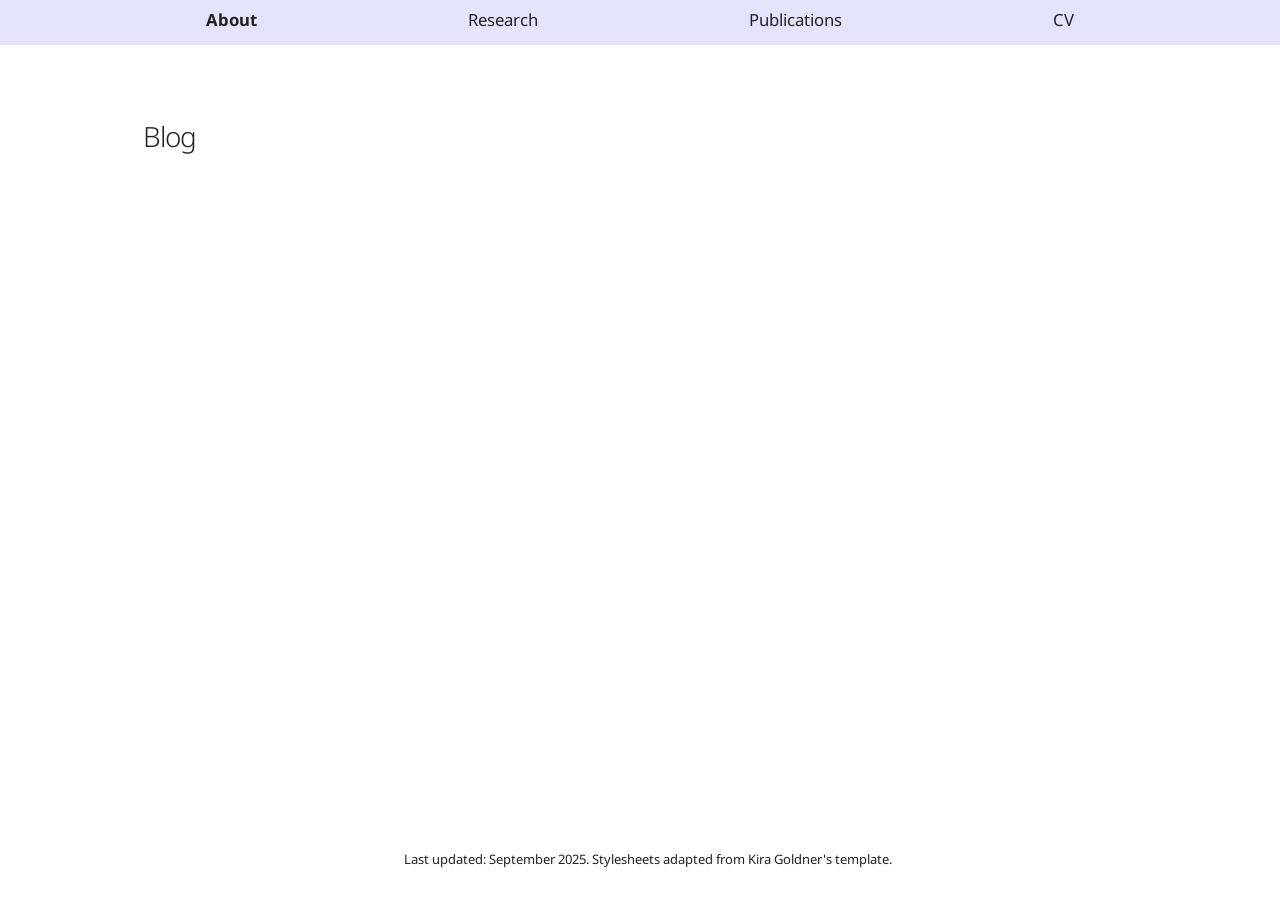
<file: blog.html>
<!DOCTYPE html>
<html lang="en">
<head>
	<title>
		Abhijeet Melkani
	</title>
	<link rel="stylesheet" type="text/css" href="https://fonts.googleapis.com/css2?family=Noto+Sans:ital,wght@0,400;0,700;1,400;1,700&family=Vollkorn&display=swap">
	<link rel="stylesheet" href="main.css" type="text/css"/>
	<script src="components/header.js" type="text/javascript" defer></script>
	<script>
		window.onload=function() {document.getElementById("navIndex").className = "on";}
	</script>
</head>

<body>
	<navi-gator></navi-gator>

	<main id="contentpane">
		<div id="content">
			<div id="pagetitle">
				
			</div>
			<div>
				<h4>Blog</h4>
			</div>
		</div>
	
	</main>
	<footer-text></footer-text>
</body>
</html>
</file>
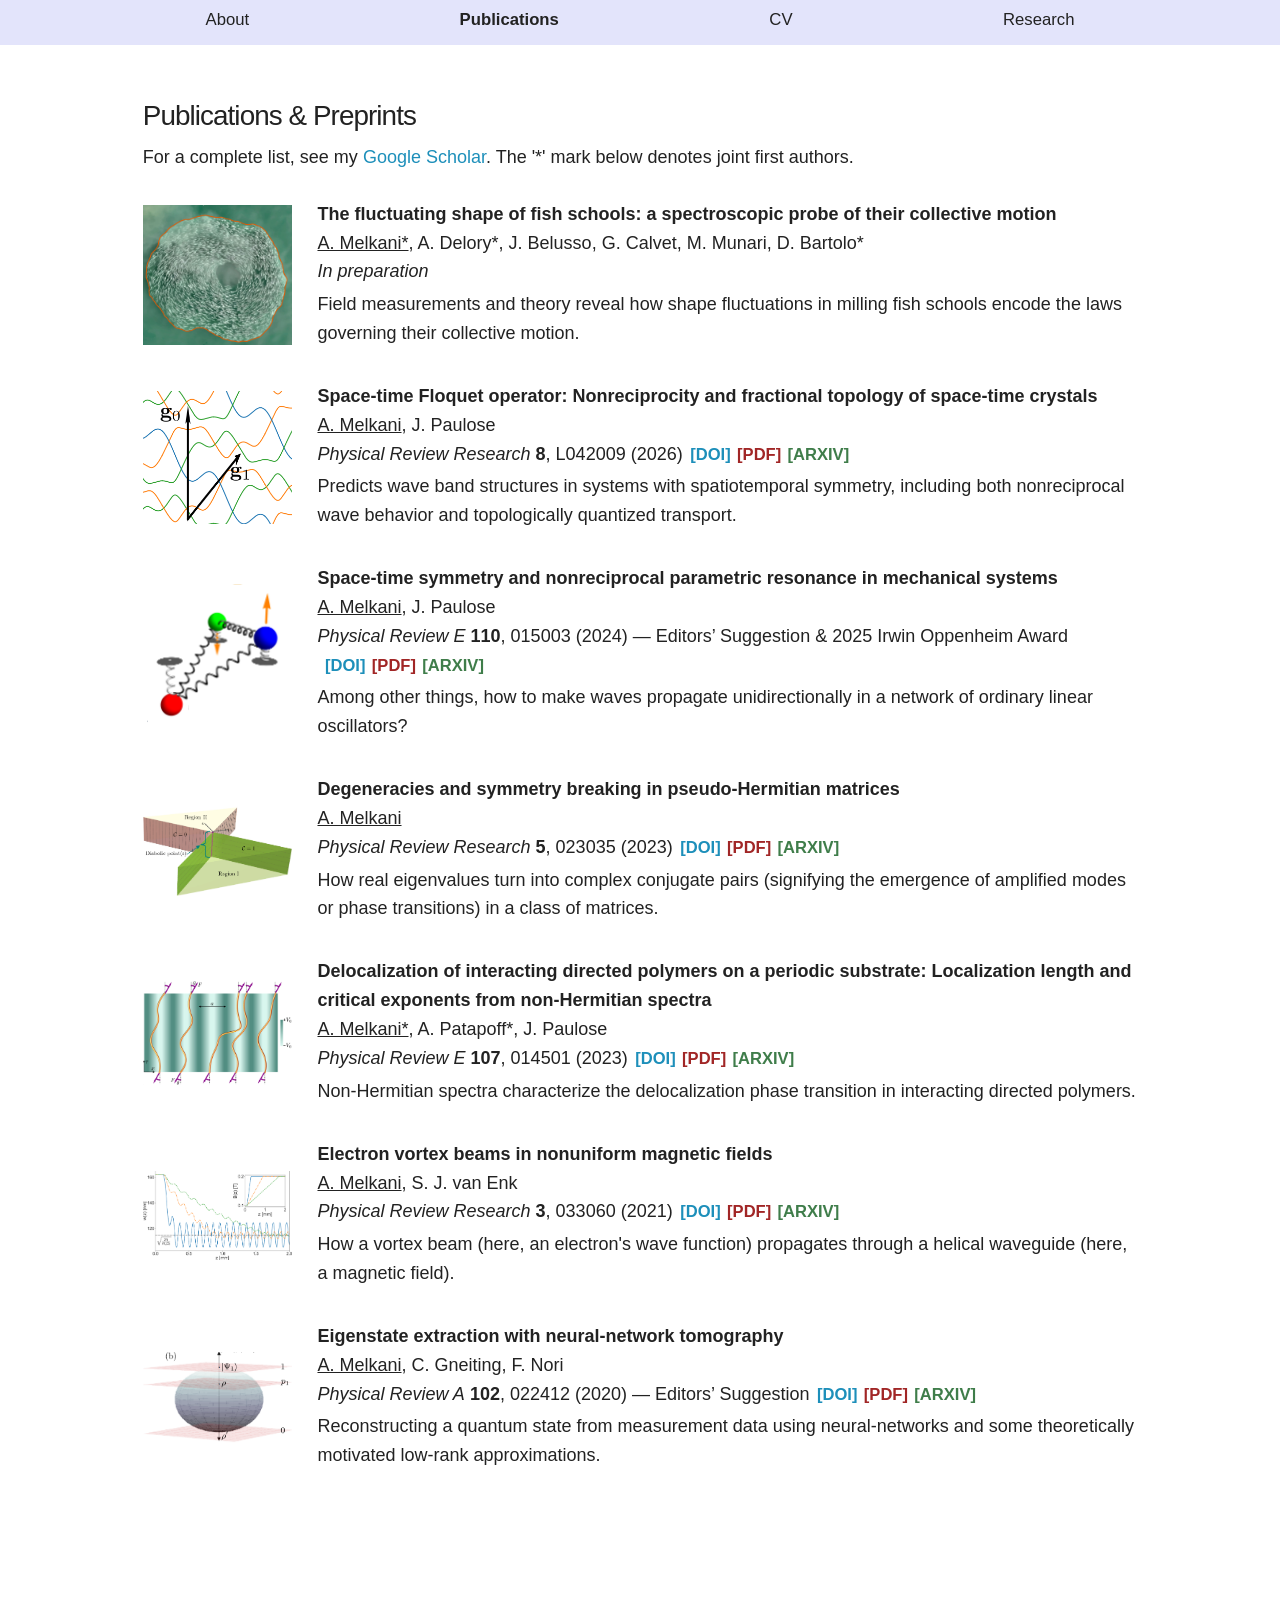
<file: publications.html>
<!DOCTYPE html>
<html lang="en">
<head>
  <meta charset="UTF-8">
  <meta name="viewport" content="width=device-width, initial-scale=1">
  <title>Publications | Abhijeet Melkani</title>
  <meta name="description" content="Publications and preprints by Abhijeet Melkani on active matter, non-Hermitian physics, space-time symmetry, directed polymers, and quantum systems.">
  <link rel="canonical" href="https://elmelkani.github.io/publications.html">
  <link rel="stylesheet" href="main.css">
  <link rel="stylesheet" href="publications.css">
  <script src="components/layout.js" defer></script>
  <script src="publications-data.js" defer></script>
  <script src="components/publications.js" defer></script>
  <script>
    window.addEventListener("load", function () {
      var el = document.getElementById("navPublications");
      if (el) el.className = "on";
    });
  </script>
</head>
<body>
  <navi-gator></navi-gator>

  <main id="contentpane">
    <div id="content">
      <div class="pubs-header">
        <h4>Publications &amp; Preprints</h4>
        <div class="pubs-subtitle">
          For a complete list, see my
          <a href="https://scholar.google.com/citations?user=eS5qIn0AAAAJ&amp;hl=en" target="_blank" rel="noopener noreferrer">Google Scholar</a>.
          The '*' mark below denotes joint first authors.
        </div>
      </div>

      <ul id="publications-list" class="pub-grid" aria-live="polite">
        <li>Loading publications…</li>
      </ul>
      <noscript>JavaScript is required to display the publications list.</noscript>
    </div>
  </main>

  <footer-text></footer-text>
</body>
</html>
</file>
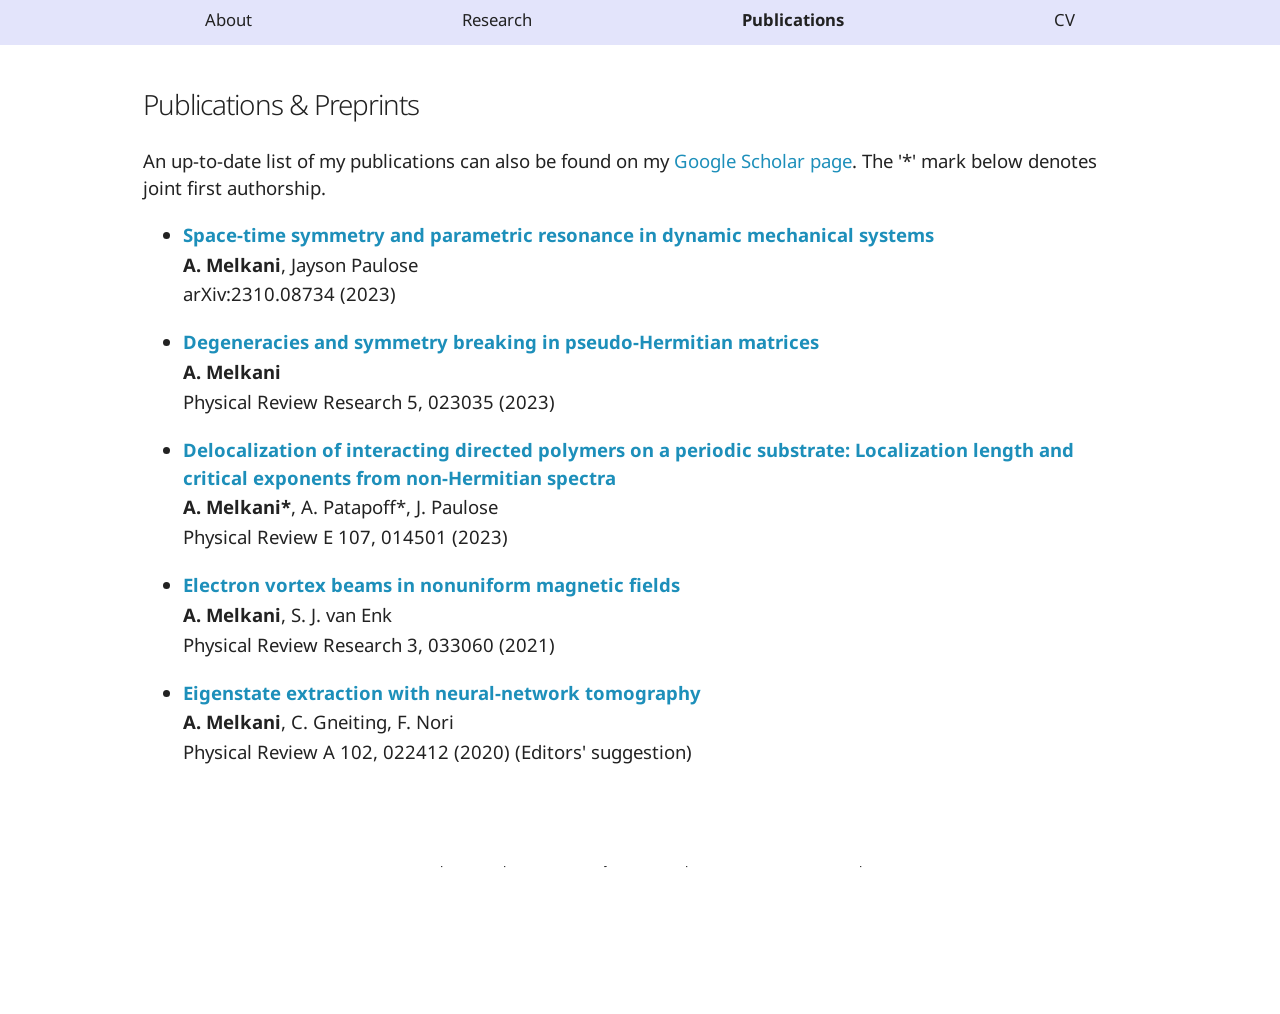
<file: publicationsOld.html>
<!DOCTYPE html>
<html lang="en">
<head>
	<title>
		Abhijeet Melkani
	</title>
	<link rel="stylesheet" type="text/css" href="https://fonts.googleapis.com/css2?family=Noto+Sans:ital,wght@0,400;0,700;1,400;1,700&family=Vollkorn&display=swap">
	<link rel="stylesheet" href="main.css" type="text/css"/>
	<script src="components/header.js" type="text/javascript" defer></script>
	<script>
		window.onload=function() {document.getElementById("navPublications").className = "on";}
	</script>
</head>

<body>
	<navi-gator></navi-gator>

	<main id="contentpane">
		<div id="content">
			<div>
				<h4>Publications &amp; Preprints</h4> 

				An up-to-date list of my publications can also be found on my <a href="https://scholar.google.com/citations?user=eS5qIn0AAAAJ&hl=en" target="_blank">Google Scholar page</a>. The '*' mark below denotes joint first authorship.<br/>
				<p>

<ul>
				<li><div class="paper">
					<p class="title"><a href="https://doi.org/10.48550/arXiv.2310.08734" target="_blank"><b>Space-time symmetry and parametric resonance in dynamic mechanical systems</b></a></i></p>
					<p><b>A. Melkani</b>, Jayson Paulose</p>
					<p>arXiv:2310.08734 (2023)</p>
				</div>
				<li><div class="paper">
					<p class="title"><a href="https://doi.org/10.1103/PhysRevResearch.5.023035" target="_blank"><b>Degeneracies and symmetry breaking in pseudo-Hermitian matrices</b></a></i></p>
					<p><b>A. Melkani</b></p>
					<p>Physical Review Research 5, 023035 (2023)</p>
				</div>

				<li><div class="paper">
					<p class="title"><a href="https://doi.org/10.1103/PhysRevE.107.014501" target="_blank"><b>Delocalization of interacting directed polymers on a periodic substrate: Localization length and critical exponents from non-Hermitian spectra</b></a></i></p>
					<p><b>A. Melkani*</b>, A. Patapoff*, J. Paulose</p>
					<p>Physical Review E 107, 014501 (2023)</p>
				</div>

				<li><div class="paper">
					<p class="title"><a href="https://doi.org/10.1103/PhysRevResearch.3.033060" target="_blank"><b>Electron vortex beams in nonuniform magnetic fields</b></a></i></p>
					<p><b>A. Melkani</b>, S. J. van Enk</p>
					<p>Physical Review Research 3, 033060 (2021)</p>
				</div>

				<li><div class="paper">
					<p class="title"><a href="https://doi.org/10.1103/PhysRevA.102.022412" target="_blank"><b>Eigenstate extraction with neural-network tomography</b></a></i></p>
					<p><b>A. Melkani</b>, C. Gneiting, F. Nori</p>
					<p>Physical Review A 102, 022412 (2020) (Editors' suggestion)</p>
				</div>

</ul>
			</div>
		</div>
	</main>
	<footer-text></footer-text>
</body>
</html>
</file>
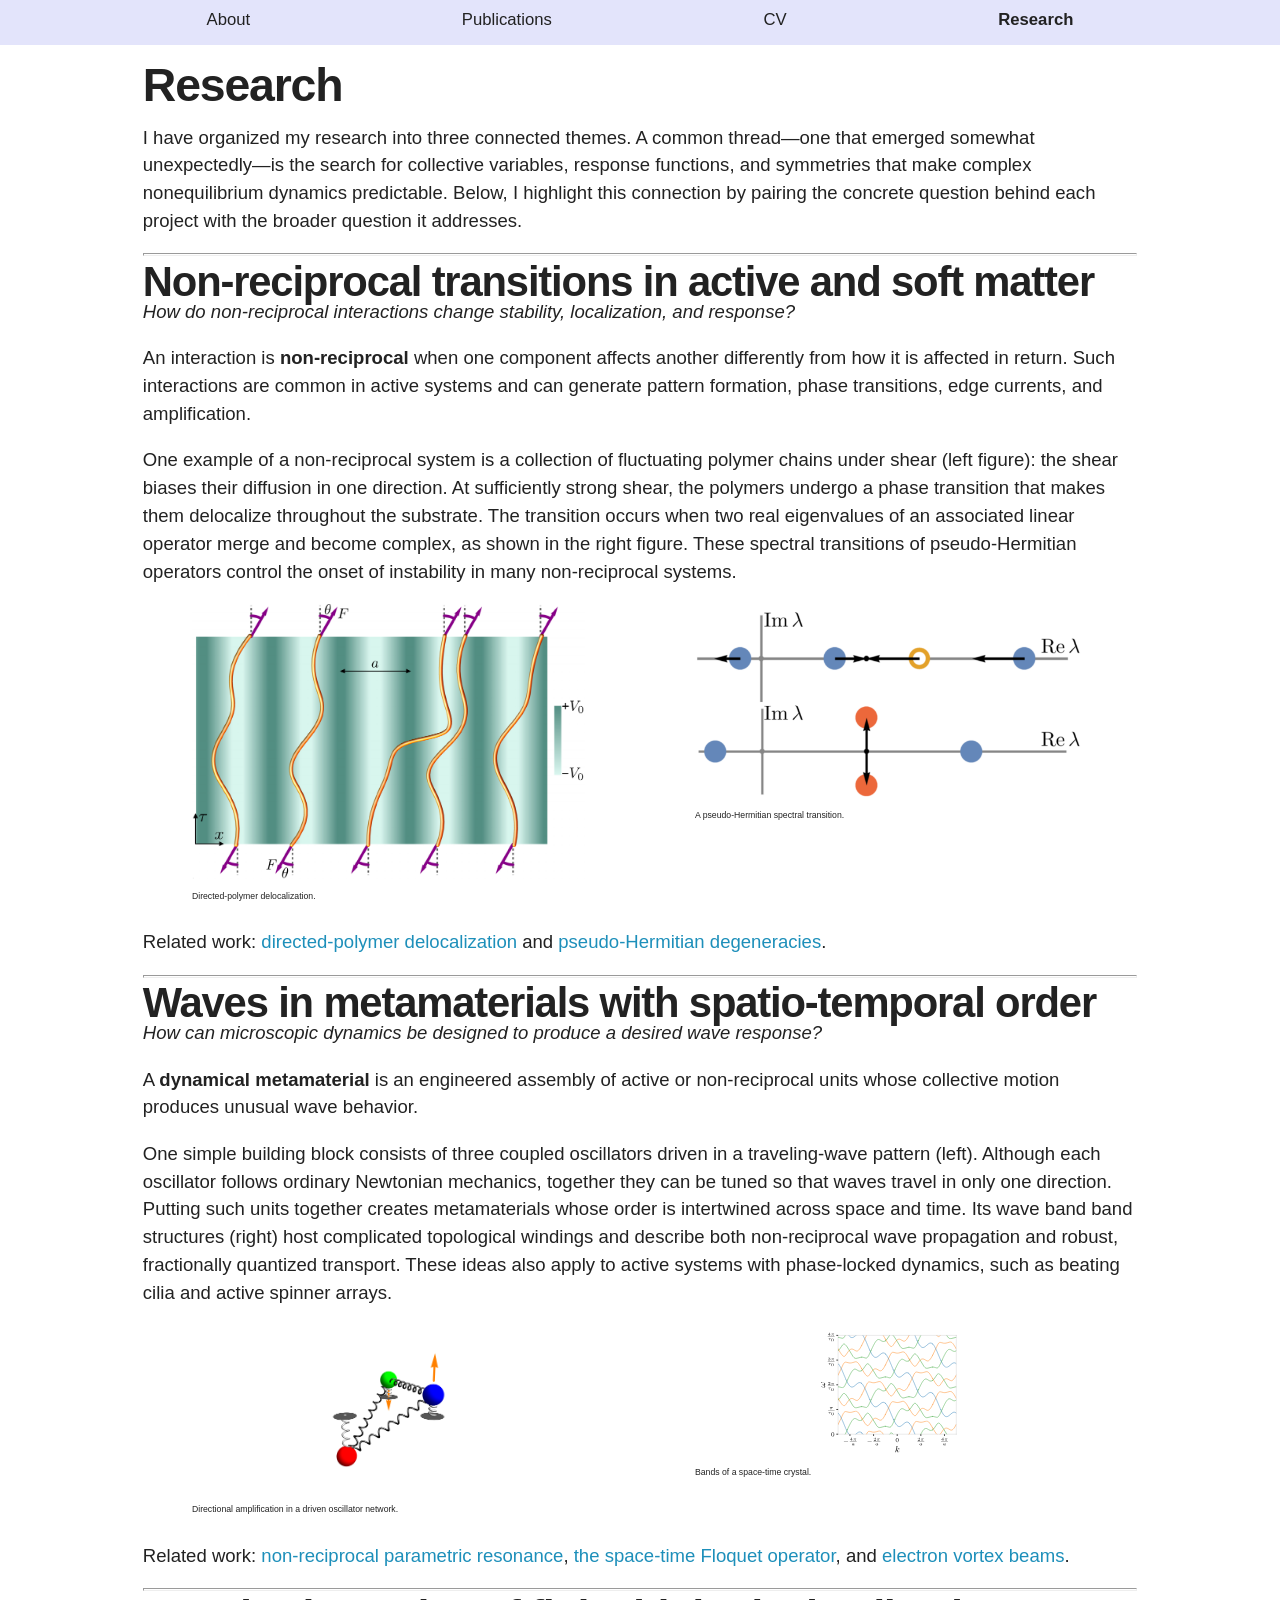
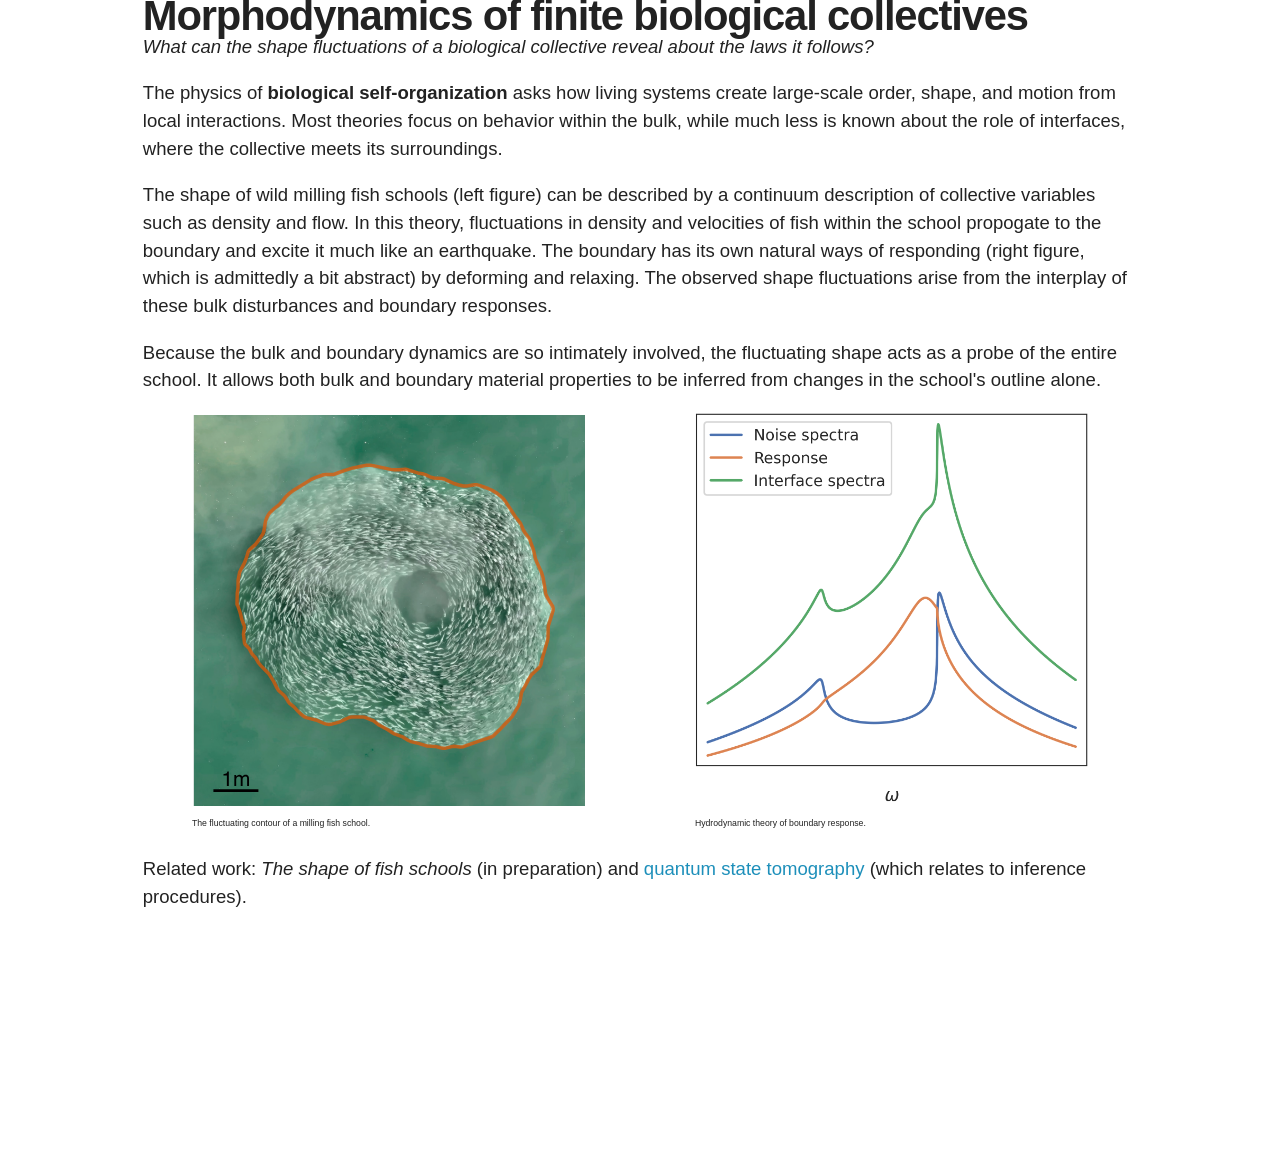
<file: research.html>
<!DOCTYPE html>
<html lang="en">
<head>
	<meta charset="UTF-8">
	<meta name="viewport" content="width=device-width, initial-scale=1">
	<title>Research | Abhijeet Melkani</title>
	<meta name="description" content="Research by Abhijeet Melkani on active matter, biological collectives, non-reciprocal dynamics, and space-time metamaterials.">
	<link rel="canonical" href="https://elmelkani.github.io/research.html">
	<link rel="stylesheet" href="main.css" type="text/css">
	<script src="components/layout.js" type="text/javascript" defer></script>
	<script>
		window.onload = function () {
			document.getElementById("navResearch").className = "on";
		};
	</script>
	<style>
		.figure-pair {
			display: grid;
			grid-template-columns: repeat(2, minmax(0, 1fr));
			gap: 1rem;
			margin: 1.5rem 0;
		}

		.figure-pair figure {
			margin: 0;
		}

		.figure-pair img {
			display: block;
			width: 80%;
			height: auto;
			margin: 0 auto;
		}

		.space-time-figures img {
			height: 11.2rem;
			object-fit: contain;
			background: #fff;
		}

		.space-time-figures .smaller-figure {
			padding: 1.6rem;
		}

		.figure-pair figcaption {
			width: 80%;
			margin: 0.35rem auto 0;
			color: var(--muted);
			font-size: 0.75rem;
		}

		@media (max-width: 600px) {
			.figure-pair {
				grid-template-columns: 1fr;
			}
		}
	</style>
</head>

<body>
	<navi-gator></navi-gator>

	<main id="contentpane">
		<div id="content">
			<h1>Research</h1>

			<p>
				I have organized my research into three connected themes. 
				A common thread—one that emerged somewhat unexpectedly—is the search for collective variables, response functions, and symmetries that make complex nonequilibrium dynamics predictable. 
				Below, I highlight this connection by pairing the concrete question behind each project with the broader question it addresses.
			</p>

			<hr>

			<section>
				<h2>Non-reciprocal transitions in active and soft matter</h2>
				<p><i>How do non-reciprocal interactions change stability, localization, and response?</i></p>

				<p>
					An interaction is <b>non-reciprocal</b> when one component affects another differently from how it is affected in return.
					Such interactions are common in active systems and can generate pattern formation, phase transitions, edge currents, and amplification.
				</p>
				<p>
					One example of a non-reciprocal system is a collection of fluctuating polymer chains under shear (left figure): the shear biases their diffusion in one direction.
					At sufficiently strong shear, the polymers undergo a phase transition that makes them delocalize throughout the substrate.
					The transition occurs when two real eigenvalues of an associated linear operator merge and become complex, as shown in the right figure.
					These spectral transitions of pseudo-Hermitian operators control the onset of instability in many non-reciprocal systems.
				</p>

				<div class="figure-pair">
					<figure>
						<img src="figures_research/directed_polymers.png" width="1000" height="699" loading="lazy" alt="Directed polymers tilted by an applied force on a periodic substrate.">
						<figcaption>Directed-polymer delocalization.</figcaption>
					</figure>
					<figure>
						<img src="figures_research/real_to_complex.png" width="1326" height="655" loading="lazy" alt="Two real eigenvalues meet and split into a complex-conjugate pair.">
						<figcaption>A pseudo-Hermitian spectral transition.</figcaption>
					</figure>
				</div>

				<p>Related work: <a href="https://doi.org/10.1103/PhysRevE.107.014501">directed-polymer delocalization</a> and <a href="https://doi.org/10.1103/PhysRevResearch.5.023035">pseudo-Hermitian degeneracies</a>.</p>
			</section>

			<hr>

			<section>
				<h2>Waves in metamaterials with spatio-temporal order</h2>
				<p><i>How can microscopic dynamics be designed to produce a desired wave response?</i></p>

				<p>
					A <b>dynamical metamaterial</b> is an engineered assembly of active or non-reciprocal units whose collective motion produces unusual wave behavior.
				</p>
				<p>
					One simple building block consists of three coupled oscillators driven in a traveling-wave pattern (left).
					Although each oscillator follows ordinary Newtonian mechanics, together they can be tuned so that waves travel in only one direction.
					Putting such units together creates metamaterials whose order is intertwined across space and time.
					Its wave band band structures (right) host complicated topological windings and describe both non-reciprocal wave propagation and robust, fractionally quantized transport.
					These ideas also apply to active systems with phase-locked dynamics, such as beating cilia and active spinner arrays.
				</p>

				<div class="figure-pair space-time-figures">
					<figure>
						<img class="smaller-figure" src="figures_research/mode2.png" width="1200" height="1204" loading="lazy" alt="Parametrically driven oscillators and the trajectories of their modes in the complex plane.">
						<figcaption>Directional amplification in a driven oscillator network.</figcaption>
					</figure>
					<figure>
						<img src="figures_research/bandSpaceTime.svg" width="165" height="146" loading="lazy" alt="A space-time crystal and its intertwined spatial and temporal symmetries.">
						<figcaption>Bands of a space-time crystal.</figcaption>
					</figure>
				</div>

				<p>Related work: <a href="https://doi.org/10.1103/PhysRevE.110.015003">non-reciprocal parametric resonance</a>, <a href="https://arxiv.org/abs/2510.16562">the space-time Floquet operator</a>, and <a href="https://doi.org/10.1103/PhysRevResearch.3.033060">electron vortex beams</a>.</p>
			</section>

			<hr>

			<section>
				<h2>Morphodynamics of finite biological collectives</h2>
				<p><i>What can the shape fluctuations of a biological collective reveal about the laws it follows?</i></p>

				<p>
				The physics of <b>biological self-organization</b> asks how living systems create large-scale order, shape, and motion from local interactions.
				Most theories focus on behavior within the bulk, while much less is known about the role of interfaces, where the collective meets its surroundings.
				</p>

				<p>
				The shape of wild milling fish schools (left figure) can be described by a continuum description of collective variables such as density and flow.
				In this theory, fluctuations in density and velocities of fish within the school propogate to the boundary and excite it much like an earthquake. 
				The boundary has its own natural ways of responding (right figure, which is admittedly a bit abstract) by deforming and relaxing.
				The observed shape fluctuations arise from the interplay of these bulk disturbances and boundary responses.
				</p>
				<p>
				Because the bulk and boundary dynamics are so intimately involved, the fluctuating shape acts as a probe of the entire school.
				It allows both bulk and boundary material properties to be inferred from changes in the school's outline alone.
				</p>

				<div class="figure-pair">
					<figure>
						<img src="figures_research/hamptons.svg" width="1000" height="691" loading="lazy" alt="Wild milling fish schools together with their contours, density, and velocity fields.">
						<figcaption>The fluctuating contour of a milling fish school.</figcaption>
					</figure>
					<figure>
						<img src="figures_research/spectra.png" width="1000" height="818" loading="lazy" alt="Measured and simulated fish-school fluctuation spectra, frequencies, damping rates, and wave speeds.">
						<figcaption>Hydrodynamic theory of boundary response.</figcaption>
					</figure>
				</div>

				<p>
					Related work: <i>The shape of fish schools</i> (in preparation) and <a href="https://doi.org/10.1103/PhysRevA.102.022412"> quantum state tomography</a> (which relates to inference procedures).
				</p>
			</section>
		</div>
	</main>

	<footer-text></footer-text>
</body>
</html>
</file>
<file: main.css>
html {
  font-size: 72.5%; }

body {
    -webkit-animation-delay: 0.1s;
    -webkit-animation-name: fontfix;
    -webkit-animation-duration: 0.1s;
    -webkit-animation-iteration-count: 1;
    -webkit-animation-timing-function: linear;
    font-size: 1.6em; /* currently ems cause chrome bug misinterpreting rems on body element */
    line-height: 1.7;
    font-weight: 400;
    font-family: "Noto Sans", sans-serif;
    color: #222; 
}

@-webkit-keyframes fontfix {
    from { opacity: 1; }
    to   { opacity: 1; }
}

h1, h2, h3, h4, h5, h6 {
  margin-top: 0;
  margin-bottom: 2rem;
  font-weight: 300; }
h1 { font-size: 4.0rem; line-height: 1.2;  letter-spacing: -.1rem;}
h2 { font-size: 3.6rem; line-height: 1.25; letter-spacing: -.1rem; }
h3 { font-size: 3.0rem; line-height: 1.3;  letter-spacing: -.1rem; }
h4 { font-size: 2.4rem; line-height: 1.35; letter-spacing: -.08rem; margin-top:2.4rem;}
h5 { font-size: 1.8rem; line-height: 1.5;  letter-spacing: -.05rem; }
h6 { font-size: 1.5rem; line-height: 1.6;  letter-spacing: 0; }

div#headpane {

    position:relative;
    margin-left:auto;
    margin-right:auto;
    margin-top:40px;
    height:auto;
    width: 950px;
}

#contentpane {
    
    position:relative;
    margin-top: -10px;
    margin-left:auto;
    margin-right:auto;
    padding-bottom: 100px;
    color: #222222;
    font-size:100%;
    width: 85%; 
    background-color: #FFFFFF;
    clear: both;
    line-height: 150%;
    z-index: 1;
}

div#content {
    position: relative;
    top: 20px;
    margin-left:40px;
    margin-right:40px;
    width: auto;
}

div#pagetitle{
    
    text-align:left;
    margin-top: 3%;
    /*margin-left: 10%;*/
    margin-left: auto;
    margin-right: auto;
    width: 700px;
    margin-bottom: 3%; /*previously 4*/
    display: flex;
    justify-content: center;
}

#headerimg {
    margin-left: 100px;
    border: 2px solid #FFFFFF;
    width: 150px;
    height: 150px;
    margin-bottom: 10px;
    margin-right: 10px;
}

#name {
    vertical-align: top;
    text-align: center;
}

p {
    height: auto;
    margin: 0;
    margin-bottom: 1em;
}

h1{
    color: #222222;     
    font-weight: bold;
    margin: 0% 0% 1% 0%;
}

h2{
    color: #222222;
    margin: -1% 0%;
    font-weight: bold;
}

h3 {
    font-weight: bold;
}

h1 > a{
    color: #222222;
    text-decoration: none;
    font-weight: bold;
}

h1>a:hover {
    color: #222222;
    text-decoration: none;
    font-weight: bold;
}

#footer {
    margin: 30px 0px;
    text-align: center;
    position: fixed;
    bottom: 0px;
    font-size:70%;
    width: 100%;
    color: #222222;
    z-index: 0;
    display: flex;
    justify-content: center;
    align-items: flex-start;    
}

#footer a:hover, #contentpane a:hover {
    color: #40A596;
}

hr {
    color: #222222;
    height : 1px;
}

a {
    color: #1D8FBA;  
    text-decoration: none;
    /*font-weight: normal;*/
}

table ol {
    margin: 0%;
    margin-left: -1.3em;
}

.rg {
    border-collapse: collapse;
    text-align:left;
    vertical-align: top;
}

.rg table, .rg th, .rg td{
    border-bottom: 1px solid black;
    border-collapse: collapse;
    vertical-align: top;
}

.rg th, .rg td {
    padding: 5px 10px;
}

.paper {
  margin-bottom: 20px 
}

.paper p {
  margin-bottom: 2px 
}
  
.divider {
    height: 2px;
    border: #222222;    
    background-color: #222222;  
    margin-top: 3.2rem;  
    margin-bottom: 2.4rem;  
  }
  
.nav {
    width: 100%;
    background-color: #E3E4FB; 
    border-color: #E3E4FB;
    color: #222222;
    margin-top: -13px;
    margin-left: -8px;
    margin-bottom: 20px;
    text-align: center;
    font-size: 90%;
    position: fixed;
    z-index: 2;
    display: flex;
    justify-content: space-evenly;
    align-items: center;    
    height: 50px;
}

.nav div {
    padding: 0px 5px;
}

.nav a {
    color: #222222;
}

.nav a:hover {
    color: #40A596;
}

#empty {
    width: 100%;
    height: 40px;
}

.on {
    font-weight: bold;
}

#buffer {
    width: 100%;
    height: 140px;
    z-index: 0;
}

#logo {
    height: 15pt;
    margin-right: 2px;
    margin-left: 5px;
    padding-top: 2px;
}
</file>
<file: publications.css>
:root {
  --muted: rgba(34, 34, 34, 0.7);
  --accent: #1d8fba;
  --accent-2: #40a596;
}

#contentpane {
  max-width: 1200px;
}

.pubs-header {
  display: flex;
  flex-direction: column;
  gap: 0;
  margin: 1rem 0 2.4rem;
}

.pubs-header h4 { margin-bottom: 0.7rem; }

.pubs-subtitle {
  max-width: 78ch;
  color: #222;
  font-size: 18px;
  line-height: 1.6;
}

.pub-grid {
  display: block;
  margin: 0;
  padding: 0;
}

.pub-card {
  display: grid;
  grid-template-columns: minmax(120px, 15%) 1fr;
  column-gap: 2.2rem;
  align-items: center;
  margin: 0 0 2.7rem;
  list-style: none;
}

.pub-thumb img {
  display: block;
  width: 100%;
  height: 140px;
  object-fit: contain;
}

.pub-body {
  font-size: 18px;
  line-height: 1.6;
}

.pub-me { text-decoration: underline; }

.pub-title,
.pub-authors,
.pub-venue { margin: 0; }

.pub-title {
  font-size: 18px;
  line-height: 1.6;
  font-weight: 700;
}

.pub-title a,
.pub-authors,
.pub-venue,
.pub-summary { color: #222; }

.pub-title a:hover { color: var(--accent-2); }

.pub-summary {
  min-height: 1.6em;
  margin: 0.35rem 0 0.25rem;
}

.pub-links {
  display: inline-flex;
  align-items: center;
  gap: 0.55rem;
  margin-left: 0.65rem;
  vertical-align: middle;
}

.pub-text-link {
  font-size: 0.92em;
  font-weight: 700;
  white-space: nowrap;
}

.pub-link-doi { color: #1d8fba; }
.pub-link-pdf { color: #a12626; }
.pub-link-arxiv { color: #3f7d4a; }

.pub-text-link:hover { color: var(--accent-2); }

.pub-error { color: #a12626; }

@media (max-width: 720px) {
  .pub-card {
    grid-template-columns: 95px 1fr;
    column-gap: 1.2rem;
  }

  .pub-thumb img { height: 100px; }

  .pub-body,
  .pub-title { font-size: 16.2px; }
}
</file>
